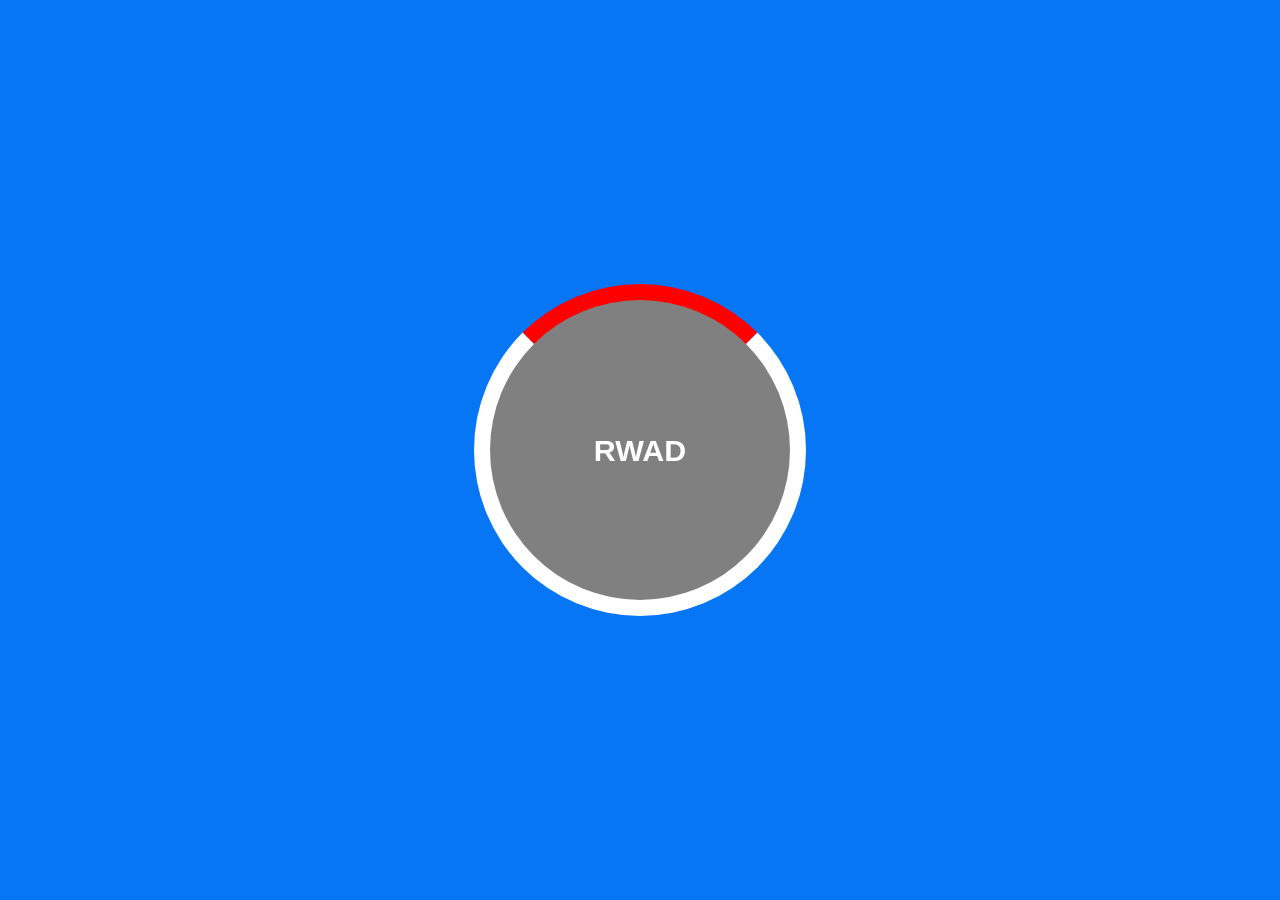
<file: case2/index.html>
<!DOCTYPE html>
<html lang="en">
<head>
    <meta charset="UTF-8">
    <meta name="viewport" content="width=device-width, initial-scale=1.0">
    <title>Case 02</title>
    <link rel="stylesheet" href="style.css">
</head>
<body>
    <div class="container">
        <div class="circle">
            <span>RWAD</span>
        </div>
    </div>
</body>
</html>
</file>
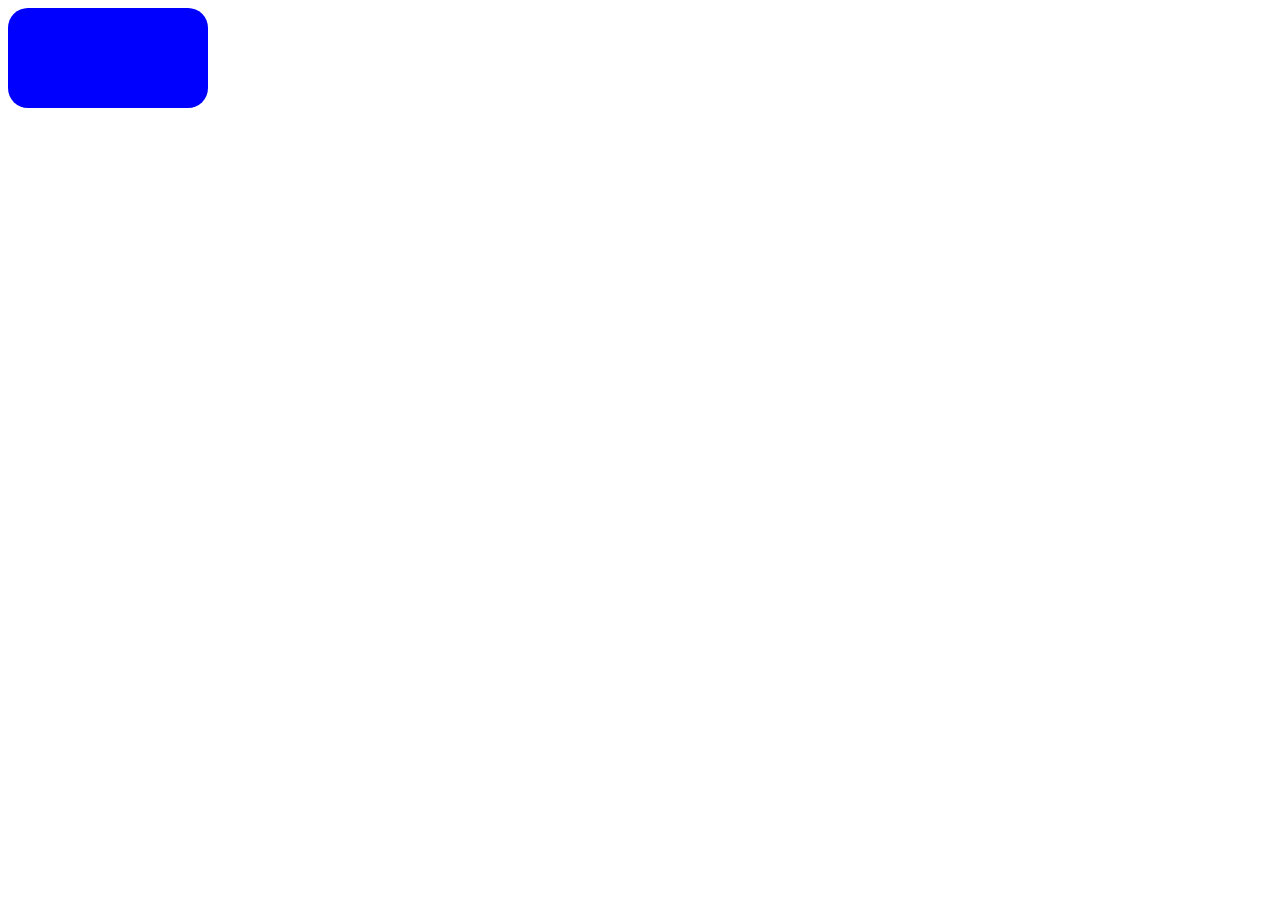
<file: case3/index.html>
<!DOCTYPE html>
<html lang="en">
<head>
    <meta charset="UTF-8">
    <meta name="viewport" content="width=device-width, initial-scale=1.0">
    <title>Case 03</title>
    <link rel="stylesheet" href="style.css">
</head>
<body>
    <div class="square"></div>
</body>
</html>
</file>
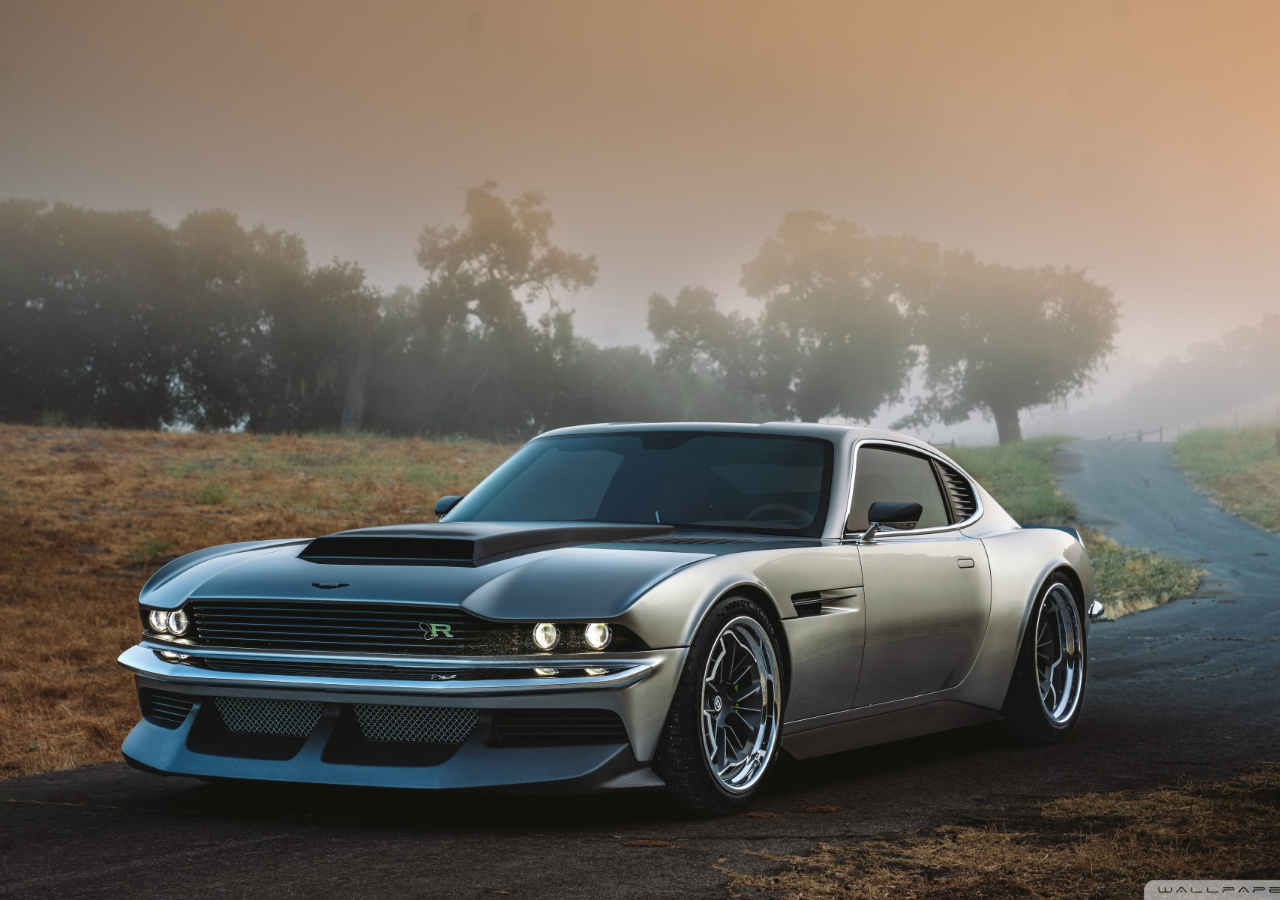
<file: case5/index.html>
<!DOCTYPE html>
<html lang="en">
<head>
    <meta charset="UTF-8">
    <meta name="viewport" content="width=device-width, initial-scale=1.0">
    <title>Case 05</title>
    <link rel="stylesheet" href="style.css">
</head>
<body>
    <div class="slider">
        <div class="img-container">
            <img src="/case5/assets/1971_aston_martin_dbs_octavia_muscle_car-wallpaper-1920x1200.jpg">
            <img src="assets/bugatti_fkp_hommage_cruising_on_the_road-wallpaper-1920x1200.jpg">
            <img src="/case5/assets/mclaren_artura_trophy_supercar-wallpaper-1920x1200.jpg">
            <img src="assets/lamborghini_fenomeno_hypercar_rear_view-wallpaper-1920x1200.jpg">
        </div>
    </div>
</body>
</html>
</file>
<file: case2/style.css>
* {
  margin: 0;
  padding: 0;
}

.container {
  width: 100vw;
  height: 100vh;
  display: flex;
  align-items: center;
  justify-content: center;
  background-color: #0776F5;
  position: fixed;
}

.circle {
  width: 300px;
  height: 300px;
  border-radius: 50%;
  background-color: gray;
  border: 16px solid white;
  border-top: 16px solid red;
}

span {
  height:100%;
  display: flex;
  align-items: center;
  justify-content: center;
  font-size: 1.9em;
  color: white;
  font-weight: 600;
  font-family: Arial, Helvetica, sans-serif;
      
}

.circle:hover {
  transition-duration: 2s ; 
  transform: rotate(360deg);
  cursor: pointer;
}

.circle:hover span{
  transform: rotate(-360deg);
  transition-duration: 2s ;
}
</file>
<file: case3/style.css>
body {
    height: 100vh;
    box-sizing: border-box;
}

.square {
    width: 200px;
    height: 100px;
    background: blue;
    border-radius: 20px;
    animation: moveBox 4s infinite alternate;
}

@keyframes moveBox {

    0% {
        transform: translate(0, 0) rotate(0deg);
        background: blue;
    }

    25% {
        transform: translate(1300px, 0px) rotate(180deg);
        background: yellow;

    }

    50% {
        transform: translate(1300px, 580px) rotate(0deg);
        background: red;
    }

    75% {
        transform: translate(0px, 580px) rotate(180deg);
        background: rgb(233, 77, 103);
    }

    100% {
        transform: translate(0, 0) rotate(0deg);
        background: orange;
    }
}
</file>
<file: case5/style.css>
* {
  margin: 0;
  padding: 0;
}

.slider {
  overflow: hidden;
  width: 100vw;
  height: 100vh;
}

.img-container {
  width: 400vw;
  height: 100vh;
  display: flex;
  align-items: center;
}

.img-container > img {
  width: 100%;
  height: 100%;
  object-fit: cover;
  animation: photo-slider 20s ease-in-out infinite;
}

@keyframes photo-slider {
  0%,
  5% {
    transform: translateX(-300%);
  }
  15%,
  20% {
    transform: translateX(-200%);
  }
  30%,
  35% {
    transform: translateX(-100%);
  }
  45%,
  50% {
    transform: translateX(0);
  }
  60%,
  65% {
    transform: translateX(-100%);
  }
  75%,
  80% {
    transform: translateX(-200%);
  }
  90%,
  100% {
    transform: translateX(-300%);
  }
}
</file>
